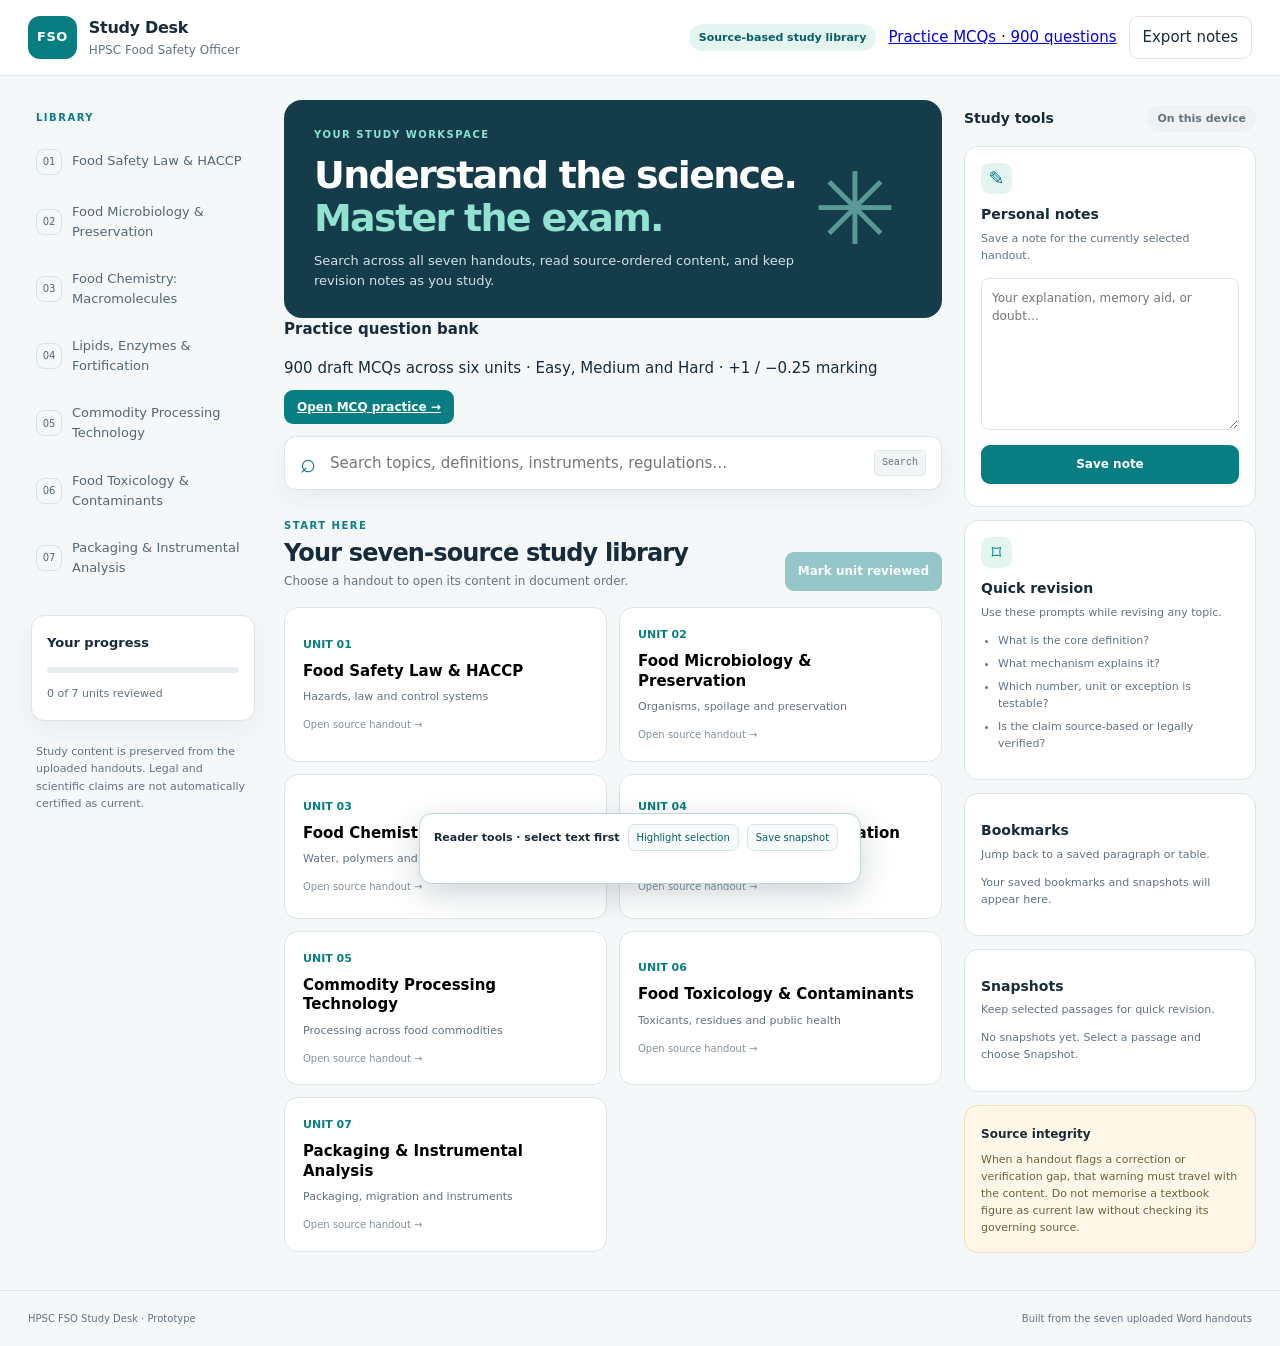
<file: index.html>
<!doctype html>
<html lang="en">
<head>
<meta charset="utf-8"><meta name="viewport" content="width=device-width,initial-scale=1">
<meta name="description" content="Source-grounded HPSC Food Safety Officer study library with searchable handouts, notes and revision tools.">
<title>FSO Study Desk | HPSC Preparation</title>
<link rel="stylesheet" href="styles.css">
</head>
<body>
<header class="topbar"><div class="brand"><div class="mark">FSO</div><div><strong>Study Desk</strong><small>HPSC Food Safety Officer</small></div></div><div class="header-meta"><span class="pill">Source-based study library</span><a class="quiet-link" href="quiz.html">Practice MCQs · 900 questions</a><button id="exportNotes" class="quiet">Export notes</button></div></header>
<div class="layout">
<aside class="sidebar"><div class="side-label">LIBRARY</div><nav id="unitNav" aria-label="Study units"></nav><div class="side-card"><strong>Your progress</strong><div class="progress-track"><span id="progressBar"></span></div><small id="progressText">0 of 7 units opened</small></div><div class="side-note">Study content is preserved from the uploaded handouts. Legal and scientific claims are not automatically certified as current.</div></aside>
<main class="main"><section class="welcome"><div><div class="eyebrow">YOUR STUDY WORKSPACE</div><h1>Understand the science.<br><span>Master the exam.</span></h1><p>Search across all seven handouts, read source-ordered content, and keep revision notes as you study.</p></div><div class="welcome-symbol">✳</div></section>
<section class="quiz-promo"><div><strong>Practice question bank</strong><p>900 draft MCQs across six units · Easy, Medium and Hard · +1 / −0.25 marking</p></div><a class="primary" href="quiz.html">Open MCQ practice →</a></section>
<div class="search-wrap"><span aria-hidden="true">⌕</span><input id="search" type="search" placeholder="Search topics, definitions, instruments, regulations…" aria-label="Search all handouts"><kbd>Search</kbd></div>
<section id="searchResults" class="search-results hidden" aria-live="polite"></section>
<div class="selection-tools" aria-label="Selected text actions"><span>Reader tools · select text first</span><button id="saveHighlight" class="mini-action">Highlight selection</button><button id="saveSnapshot" class="mini-action">Save snapshot</button><small id="selectionStatus" role="status"></small></div>
<section class="content-head"><div><div class="eyebrow" id="unitEyebrow">START HERE</div><h2 id="unitTitle">Your seven-source study library</h2><p id="unitDescription">Choose a handout to open its content in document order.</p></div><button id="markRead" class="primary" disabled>Mark unit reviewed</button></section>
<div id="content" class="content"><div class="unit-grid" id="unitCards"></div></div>
</main>
<aside class="tools-panel"><div class="tools-title"><strong>Study tools</strong><span class="pill subtle">On this device</span></div><section class="tool-card"><div class="tool-icon">✎</div><h3>Personal notes</h3><p>Save a note for the currently selected handout.</p><textarea id="notes" rows="7" placeholder="Your explanation, memory aid, or doubt…"></textarea><button id="saveNote" class="primary full">Save note</button><small id="noteStatus" role="status"></small></section><section class="tool-card"><div class="tool-icon">⌑</div><h3>Quick revision</h3><p>Use these prompts while revising any topic.</p><ul><li>What is the core definition?</li><li>What mechanism explains it?</li><li>Which number, unit or exception is testable?</li><li>Is the claim source-based or legally verified?</li></ul></section><section class="tool-card saved-tools"><h3>Bookmarks</h3><p>Jump back to a saved paragraph or table.</p><div id="savedBookmarks"></div></section><section class="tool-card saved-tools"><h3>Snapshots</h3><p>Keep selected passages for quick revision.</p><div id="savedSnapshots"></div></section><section class="source-warning"><strong>Source integrity</strong><p>When a handout flags a correction or verification gap, that warning must travel with the content. Do not memorise a textbook figure as current law without checking its governing source.</p></section></aside>
</div>
<footer><span>HPSC FSO Study Desk · Prototype</span><span>Built from the seven uploaded Word handouts</span></footer>
<script src="app.js"></script>
</body></html>
</file>
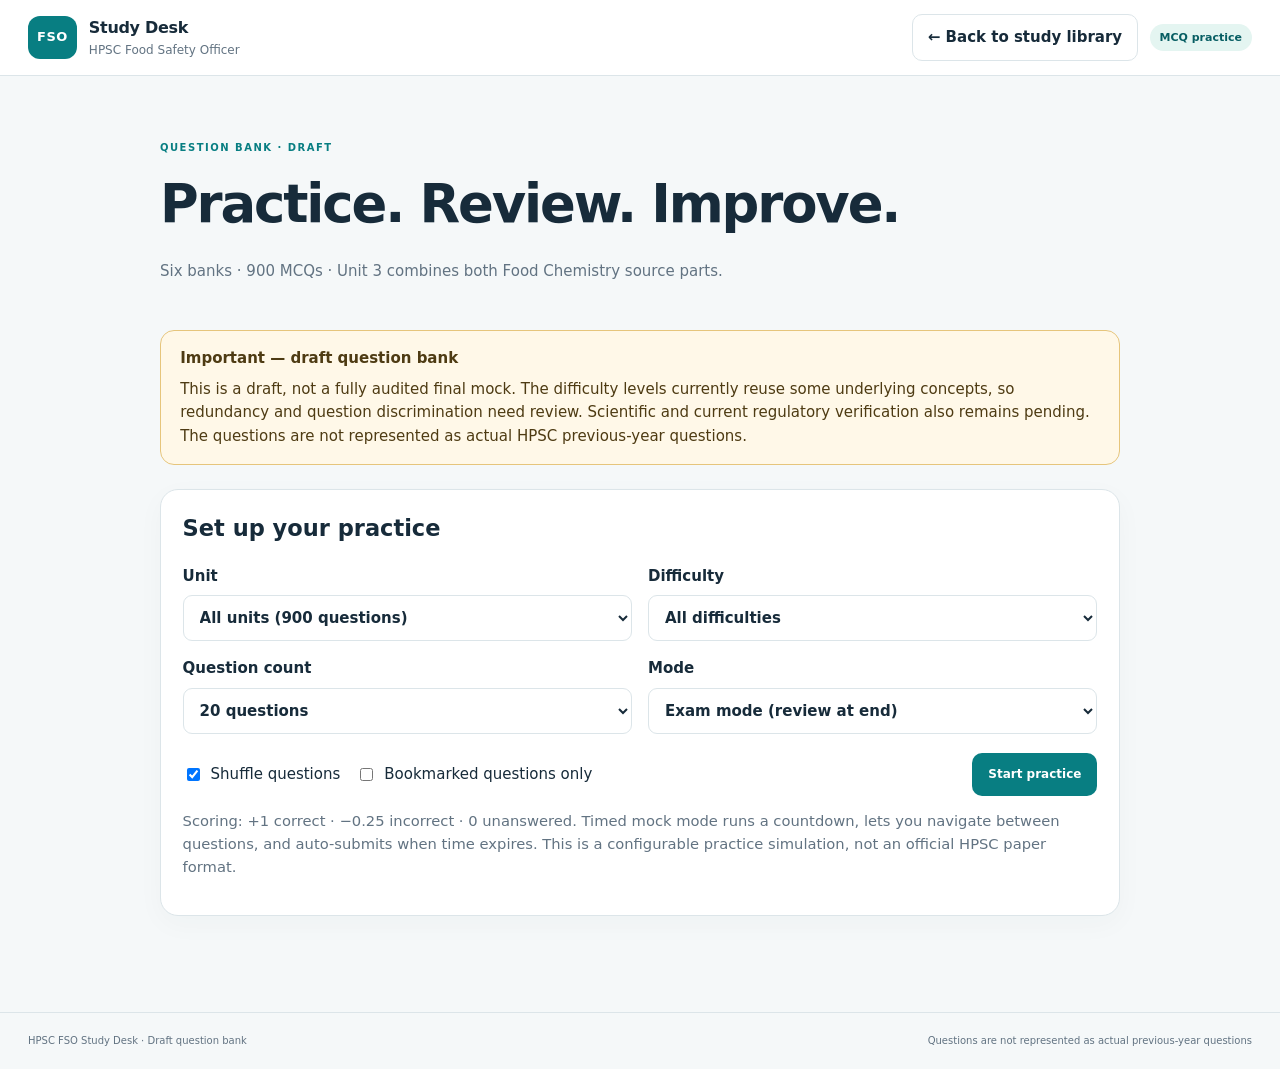
<file: quiz.html>
<!doctype html>
<html lang="en"><head><meta charset="utf-8"><meta name="viewport" content="width=device-width,initial-scale=1"><meta name="description" content="Practice the HPSC FSO draft question bank across six units."><title>MCQ Practice | HPSC FSO Study Desk</title><link rel="stylesheet" href="styles.css"><link rel="stylesheet" href="quiz.css"></head>
<body><header class="topbar"><div class="brand"><div class="mark">FSO</div><div><strong>Study Desk</strong><small>HPSC Food Safety Officer</small></div></div><div class="header-meta"><a class="quiet-link" href="index.html">← Back to study library</a><span class="pill">MCQ practice</span></div></header>
<main class="quiz-shell"><section class="quiz-hero"><div class="eyebrow">QUESTION BANK · DRAFT</div><h1>Practice. Review. Improve.</h1><p>Six banks · 900 MCQs · Unit 3 combines both Food Chemistry source parts.</p></section>
<section class="draft-warning" role="note"><strong>Important — draft question bank</strong><p id="draftDisclaimer">This is a draft, not a fully audited final mock. The difficulty levels currently reuse some underlying concepts, so redundancy and question discrimination need review. Scientific and current regulatory verification also remains pending. The questions are not represented as actual HPSC previous-year questions.</p></section>
<section class="quiz-setup" id="setup"><h2>Set up your practice</h2><div class="setup-grid"><label>Unit<select id="unitSelect"><option value="all">All units (900 questions)</option></select></label><label>Difficulty<select id="difficultySelect"><option value="all">All difficulties</option><option value="easy">Easy</option><option value="medium">Medium</option><option value="hard">Hard</option></select></label><label>Question count<select id="countSelect"><option value="20">20 questions</option><option value="50">50 questions</option><option value="100">100 questions</option><option value="all">All filtered questions</option></select></label><label>Mode<select id="modeSelect"><option value="exam">Exam mode (review at end)</option><option value="practice">Practice mode (feedback after each answer)</option><option value="mock">Timed mock simulation</option></select></label><label id="durationLabel">Time limit<select id="durationSelect"><option value="15">15 minutes</option><option value="30" selected>30 minutes</option><option value="60">60 minutes</option><option value="90">90 minutes</option><option value="120">120 minutes</option><option value="150">150 minutes</option></select></label></div><div class="setup-actions setup-actions-wrap"><div class="setup-checks"><label class="check-label"><input type="checkbox" id="shuffleCheck" checked> Shuffle questions</label><label class="check-label"><input type="checkbox" id="bookmarkedOnlyCheck"> Bookmarked questions only</label></div><button id="startQuiz" class="primary">Start practice</button></div><p class="marking-note">Scoring: +1 correct · −0.25 incorrect · 0 unanswered. Timed mock mode runs a countdown, lets you navigate between questions, and auto-submits when time expires. This is a configurable practice simulation, not an official HPSC paper format.</p></section>
<section id="quizArea" class="quiz-area hidden"><div class="quiz-status"><div><span class="eyebrow" id="quizPosition">QUESTION 1</span><h2 id="quizUnitTitle">Unit</h2><div class="timer-chip hidden" id="timerChip" role="timer" aria-live="off"><span>Time remaining</span><strong id="timeRemaining">30:00</strong></div></div><div class="score-chip"><span>Current score</span><strong id="currentScore">0</strong><small id="mockModeLabel"></small></div></div><div class="quiz-progress"><span id="quizProgressBar"></span></div><div class="question-card"><div class="question-meta"><span id="questionDifficulty" class="difficulty-pill">Easy</span><span id="questionTopic"></span><span id="questionId"></span></div><div class="question-actions"><button id="bookmarkQuestion" class="quiet" type="button" aria-pressed="false">☆ Bookmark question</button><span id="bookmarkStatus" role="status"></span></div><h3 id="questionText"></h3><div id="optionsList" class="options-list"></div><div id="feedbackBox" class="feedback-box hidden" aria-live="polite"></div><div class="question-controls"><button id="prevQuestion" class="quiet" disabled>← Previous</button><span id="answeredCount">0 answered</span><button id="nextQuestion" class="primary">Next →</button></div></div><nav class="question-navigator" aria-label="Question navigation"><div class="navigator-head"><strong>Question navigator</strong><small>Filled = answered · ★ = bookmarked</small></div><div id="questionGrid" class="question-grid"></div></nav><div class="quiz-footer-actions"><button id="finishQuiz" class="quiet">Submit test and score</button><button id="quitQuiz" class="quiet">Exit to setup</button></div></section>
<section id="resultsArea" class="results-area hidden"><div class="eyebrow">SESSION COMPLETE</div><h2>Your result</h2><p id="resultModeNote" class="marking-note"></p><div class="result-grid"><div><span>Score</span><strong id="finalScore">0</strong></div><div><span>Correct</span><strong id="finalCorrect">0</strong></div><div><span>Incorrect</span><strong id="finalIncorrect">0</strong></div><div><span>Unanswered</span><strong id="finalUnanswered">0</strong></div><div><span>Accuracy</span><strong id="finalAccuracy">0%</strong></div></div><div class="results-actions"><button id="reviewAnswers" class="primary">Review answers</button><button id="newQuiz" class="quiet">New practice</button></div><div id="reviewList" class="review-list hidden"></div></section>
</main><footer><span>HPSC FSO Study Desk · Draft question bank</span><span>Questions are not represented as actual previous-year questions</span></footer><script src="quiz.js"></script></body></html>
</file>
<file: styles.css>
:root{--ink:#172b3a;--muted:#627382;--line:#dce5e9;--paper:#f5f8f9;--white:#fff;--teal:#087e82;--teal-dark:#075e63;--mint:#e4f5f1;--gold:#f0b54b;--shadow:0 8px 24px rgba(19,45,61,.06)}*{box-sizing:border-box}body{margin:0;background:var(--paper);color:var(--ink);font:15px/1.55 Inter,ui-sans-serif,system-ui,-apple-system,"Segoe UI",sans-serif}button,input,textarea{font:inherit}.topbar{height:76px;background:#fff;border-bottom:1px solid var(--line);display:flex;align-items:center;justify-content:space-between;padding:0 28px;position:sticky;top:0;z-index:5}.brand{display:flex;align-items:center;gap:12px}.brand strong{display:block;font-size:16px;letter-spacing:-.02em}.brand small{display:block;color:var(--muted);font-size:12px}.mark{background:var(--teal);color:white;font-weight:800;letter-spacing:.04em;border-radius:12px;padding:11px 9px;font-size:13px}.header-meta{display:flex;align-items:center;gap:12px}.pill{display:inline-block;border-radius:99px;padding:5px 10px;background:var(--mint);color:var(--teal-dark);font-size:11px;font-weight:700}.pill.subtle{background:#eef2f4;color:#647581}.quiet{background:transparent;border:1px solid var(--line);border-radius:9px;padding:9px 13px;color:var(--ink);cursor:pointer}.layout{display:grid;grid-template-columns:238px minmax(360px,1fr) 292px;gap:22px;max-width:1600px;margin:auto;padding:24px}.sidebar,.tools-panel{min-width:0}.sidebar{padding:10px 0}.side-label,.eyebrow{font-size:10px;letter-spacing:.15em;font-weight:800;color:var(--teal);text-transform:uppercase}.side-label{padding:0 12px 12px}#unitNav{display:grid;gap:5px}.nav-item{display:flex;align-items:center;gap:10px;text-align:left;border:0;background:transparent;color:#536775;padding:11px 12px;border-radius:10px;cursor:pointer;font-size:13px;width:100%}.nav-item:hover,.nav-item.active{background:#e6f3f1;color:var(--teal-dark);font-weight:700}.nav-num{width:26px;height:26px;border:1px solid #d7e2e4;border-radius:8px;display:grid;place-items:center;font-size:10px;flex-shrink:0}.nav-item.active .nav-num{background:var(--teal);border-color:var(--teal);color:white}.side-card{margin:26px 7px 14px;background:#fff;border:1px solid var(--line);border-radius:13px;padding:15px;box-shadow:var(--shadow)}.side-card strong{font-size:13px}.progress-track{height:6px;background:#e8eef0;border-radius:10px;margin:13px 0 8px;overflow:hidden}.progress-track span{height:100%;width:0;background:var(--teal);display:block;transition:width .2s}.side-card small,.side-note{color:var(--muted);font-size:11px}.side-note{padding:8px 12px;line-height:1.6}.main{min-width:0}.welcome{background:#153c4a;color:white;border-radius:18px;padding:27px 30px;min-height:205px;display:flex;align-items:center;justify-content:space-between;position:relative;overflow:hidden}.welcome .eyebrow{color:#8be0d0}.welcome h1{font-size:clamp(25px,3vw,38px);line-height:1.14;letter-spacing:-.045em;margin:11px 0}.welcome h1 span{color:#91e2d0}.welcome p{max-width:480px;color:#d3e2e7;font-size:13px;margin:0}.welcome-symbol{font-size:100px;color:#7bcdbf;opacity:.65;padding:0 15px}.search-wrap{display:flex;align-items:center;gap:12px;margin:18px 0 28px;background:white;border:1px solid var(--line);border-radius:12px;padding:0 15px;height:54px;box-shadow:var(--shadow)}.search-wrap>span{font-size:27px;color:var(--teal)}.search-wrap input{border:0;outline:0;flex:1;min-width:0;color:var(--ink)}kbd{font-size:10px;background:#f1f5f6;border:1px solid #e1e8ea;border-radius:5px;padding:4px 7px;color:var(--muted)}.content-head{display:flex;align-items:flex-end;justify-content:space-between;gap:16px;margin-bottom:16px}.content-head h2{font-size:24px;line-height:1.2;letter-spacing:-.035em;margin:5px 0}.content-head p{color:var(--muted);font-size:12px;margin:5px 0 0}.primary{background:var(--teal);border:0;border-radius:9px;padding:10px 13px;color:#fff;font-weight:700;font-size:12px;cursor:pointer;white-space:nowrap}.primary:hover{background:var(--teal-dark)}.primary:disabled{opacity:.4;cursor:not-allowed}.full{width:100%}.unit-grid{display:grid;grid-template-columns:repeat(2,minmax(0,1fr));gap:12px}.unit-card{background:white;border:1px solid var(--line);border-radius:14px;padding:18px;text-align:left;cursor:pointer;transition:transform .15s,border-color .15s;min-height:145px}.unit-card:hover{transform:translateY(-2px);border-color:#8ec9c2}.unit-card .num{font-size:11px;color:var(--teal);font-weight:800}.unit-card h3{font-size:15px;margin:9px 0 7px;line-height:1.3}.unit-card p{font-size:11px;color:var(--muted);margin:0}.unit-card .meta{font-size:10px;color:#82919b;margin-top:12px}.content-block{background:white;border:1px solid var(--line);border-radius:12px;margin:0 0 10px;padding:16px 18px;overflow-wrap:anywhere}.content-block.heading{border-left:3px solid var(--teal);padding-top:11px;padding-bottom:11px}.content-block h3{margin:0;font-size:18px;line-height:1.35}.content-block p{margin:0;white-space:pre-wrap}.content-block p+p{margin-top:10px}.content-block table{width:100%;border-collapse:collapse;font-size:12px;display:block;overflow-x:auto}.content-block td,.content-block th{border:1px solid var(--line);padding:8px;vertical-align:top;min-width:90px}.content-block tr:first-child td{background:#eef7f5;font-weight:700}.content-block mark{background:#fff0b9;padding:1px 2px}.search-results{background:#fff;border:1px solid var(--line);border-radius:12px;padding:14px;margin:-16px 0 24px;max-height:360px;overflow:auto}.result{display:block;width:100%;text-align:left;border:0;border-bottom:1px solid #edf1f2;padding:11px 5px;background:white;cursor:pointer}.result strong{display:block;font-size:12px;color:var(--teal-dark)}.result span{display:block;color:var(--muted);font-size:11px;margin-top:3px}.hidden{display:none!important}.tools-panel{padding-top:5px}.tools-title{display:flex;align-items:center;justify-content:space-between;margin:0 0 14px}.tools-title strong{font-size:14px}.tool-card,.source-warning{background:white;border:1px solid var(--line);border-radius:14px;padding:16px;margin-bottom:13px}.tool-icon{width:31px;height:31px;border-radius:9px;background:var(--mint);color:var(--teal);display:grid;place-items:center;font-size:19px}.tool-card h3{font-size:14px;margin:10px 0 4px}.tool-card p,.source-warning p{font-size:11px;color:var(--muted);margin:0 0 11px}.tool-card textarea{width:100%;border:1px solid var(--line);border-radius:8px;resize:vertical;padding:10px;font-size:12px;outline-color:var(--teal);margin:3px 0 8px}.tool-card ul{padding-left:17px;color:var(--muted);font-size:11px}.tool-card li{margin:6px 0}.tool-card small{display:block;color:var(--teal-dark);font-size:10px;margin-top:6px}.source-warning{background:#fff8e9;border-color:#f0dfb8}.source-warning strong{font-size:12px}.source-warning p{margin:6px 0 0;color:#715e38}footer{display:flex;justify-content:space-between;gap:12px;border-top:1px solid var(--line);padding:20px 28px;color:var(--muted);font-size:10px}@media(max-width:1150px){.layout{grid-template-columns:205px minmax(0,1fr);}.tools-panel{grid-column:2;display:grid;grid-template-columns:repeat(2,minmax(0,1fr));gap:12px}.tools-title{grid-column:1/-1;margin-bottom:0}.source-warning{grid-column:1/-1}.sidebar{grid-row:1/3}.tool-card{margin:0}}@media(max-width:760px){.topbar{height:65px;padding:0 14px}.header-meta .pill{display:none}.layout{display:flex;flex-direction:column;padding:14px;gap:15px}.sidebar{order:0;padding:0}.side-label{padding-left:0}.sidebar #unitNav{display:flex;overflow-x:auto;padding-bottom:4px}.nav-item{width:auto;flex-shrink:0;padding:7px 9px}.nav-item span:last-child{display:none}.side-card,.side-note{display:none}.main{order:1}.tools-panel{order:2;display:block}.tool-card,.source-warning{margin-bottom:10px}.welcome{padding:22px;min-height:180px}.welcome-symbol{font-size:62px;padding:0}.welcome h1{font-size:29px}.content-head{align-items:flex-start;flex-direction:column}.unit-grid{grid-template-columns:1fr}.unit-card{min-height:0}.content-block{padding:13px}.content-block h3{font-size:16px}footer{padding:16px;flex-direction:column}.header-meta .quiet{font-size:11px;padding:7px}}

/* Reader quality pass: semantic hierarchy, source callouts and usable mobile tables */
.selection-tools{position:fixed;left:50%;bottom:16px;transform:translateX(-50%);z-index:30;display:flex;align-items:center;gap:8px;flex-wrap:wrap;background:#fff;border:1px solid #b8d8d5;border-radius:13px;padding:10px 14px;margin:0;width:max-content;max-width:calc(100vw - 28px);font-size:11px;color:var(--muted);box-shadow:0 10px 32px rgba(19,45,61,.2)}.selection-tools small{flex-basis:100%;color:var(--teal-dark);min-height:14px}.selection-tools>span{font-weight:700;color:var(--ink)}.mini-action{border:1px solid #d5e3e5;background:#f8fbfb;color:var(--teal-dark);border-radius:7px;padding:5px 8px;font-size:10px;cursor:pointer;white-space:nowrap}.mini-action:hover,.mini-action.is-saved{background:var(--mint);border-color:#a8d7d0}.content-block{position:relative}.block-actions{display:flex;justify-content:flex-end;margin:-5px 0 7px;min-height:20px}.content-block h2,.content-block h3,.content-block h4,.content-block h5,.content-block h6{margin:0;line-height:1.35;overflow-wrap:anywhere}.content-block.document-title{background:#eaf6f3;border-color:#c8e6df}.content-block.document-title h2{font-size:22px;color:#155b5d}.content-block.level-1{background:#f3faf8;border-left-width:4px;margin-top:22px}.content-block.level-1 h3{font-size:22px;color:#174c55}.content-block.level-2{border-left:3px solid #80c4b9;margin-top:14px}.content-block.level-2 h4{font-size:18px}.content-block.level-3 h5,.content-block.level-4 h6{font-size:15px}.content-block.level-4,.content-block.level-5,.content-block.level-6{background:#fbfcfc}.content-block.code-block{background:#f0f4f6;border-color:#d5e0e5}.content-block pre{white-space:pre-wrap;overflow-wrap:anywhere;margin:0;font:12px/1.65 ui-monospace,SFMono-Regular,Consolas,monospace;color:#294653}.content-block.list-block{padding-top:10px;padding-bottom:10px;border-left:2px solid #e3eeef}.content-block .list-text{padding-left:15px;position:relative}.content-block .list-text:before{content:""}.content-block.exam-trap{background:#fff8f6;border-color:#f0cbc3;border-left:4px solid #c54f42}.content-block.exam-trap p{white-space:pre-wrap}.content-block.exam-trap p:first-letter{font-weight:inherit}.table-block{padding:12px}.table-scroll{max-width:100%;overflow-x:auto;overscroll-behavior-inline:contain}.content-block table{display:table;width:max-content;min-width:100%;max-width:none;font-size:12px}.content-block th{background:#e8f4f2;font-weight:750;text-align:left}.content-block td,.content-block th{min-width:105px;max-width:380px;overflow-wrap:anywhere}.focus-block{outline:2px solid var(--teal);outline-offset:2px}.saved-tools{min-width:0}.saved-item{display:flex;align-items:flex-start;gap:5px;border-top:1px solid #edf1f2;padding:8px 0}.saved-link{min-width:0;flex:1;border:0;background:transparent;text-align:left;cursor:pointer;padding:0}.saved-link strong,.saved-link span{display:block}.saved-link strong{font-size:10px;color:var(--teal-dark)}.saved-link span{font-size:10px;color:var(--muted);margin-top:3px}.remove-saved{border:0;background:transparent;color:#7b8c96;cursor:pointer}.empty-saved{font-size:10px;color:var(--muted);margin:6px 0}.snapshot-item{padding:9px 0;border-top:1px solid #edf1f2}.snapshot-item strong{font-size:10px;color:var(--teal-dark)}.snapshot-item p{font-size:11px;white-space:pre-wrap;overflow-wrap:anywhere;margin:5px 0 7px;color:var(--ink)}mark{background:#ffe59a;color:inherit;padding:1px 2px;border-radius:2px}.content-block:focus-within{scroll-margin-top:90px}
@media(max-width:760px){.selection-tools{bottom:10px;gap:6px;padding:9px 10px;border-radius:12px}.selection-tools>span{flex-basis:100%}.block-actions{margin-bottom:5px}.content-block table{font-size:11px}.content-block td,.content-block th{min-width:125px;max-width:240px}.content-block.document-title h2{font-size:18px}.content-block.level-1 h3{font-size:19px}.content-block.level-2 h4{font-size:16px}}
/* Correct semantic heading selectors (Word Heading 1 is rendered as h2, Heading 2 as h3, etc.) */
.content-block.level-1 h2{font-size:22px;color:#174c55}.content-block.level-2 h3{font-size:18px}.content-block.level-3 h4{font-size:15px}.content-block.level-4 h5,.content-block.level-5 h6{font-size:14px}


/* Document-first reader redesign: continuous reading flow, fewer visual containers. */
#content:not(:has(.unit-grid)){background:var(--paper,#fff);border:1px solid var(--line);border-radius:14px;padding:clamp(18px,3vw,34px);}
#content:not(:has(.unit-grid)) .content-block{background:transparent;border:0;border-radius:0;box-shadow:none;padding:5px 0;margin:0 0 12px;}
#content:not(:has(.unit-grid)) .content-block p{font-size:14px;line-height:1.78;color:#273a43;}
#content:not(:has(.unit-grid)) .content-block.heading{padding:0;margin:28px 0 12px;border:0;border-bottom:1px solid #dfe9e9;padding-bottom:9px;background:transparent;}
#content:not(:has(.unit-grid)) .content-block.level-1{border-left:0;border-bottom:2px solid #8bc8be;background:transparent;padding:0 0 10px;margin-top:32px;}
#content:not(:has(.unit-grid)) .content-block.level-1 h2{font-size:25px;line-height:1.25;color:#174c55;}
#content:not(:has(.unit-grid)) .content-block.level-2{border-left:0;background:transparent;padding:0 0 0 0;margin-top:23px;}
#content:not(:has(.unit-grid)) .content-block.level-2 h3{font-size:19px;color:#17666a;}
#content:not(:has(.unit-grid)) .content-block.level-3 h4{font-size:16px;color:#284b56;}
#content:not(:has(.unit-grid)) .content-block.document-title{background:transparent;border:0;border-bottom:1px solid var(--line);padding:0 0 16px;margin-bottom:22px;}
#content:not(:has(.unit-grid)) .content-block.document-title h2{font-size:27px;line-height:1.2;}
#content:not(:has(.unit-grid)) .content-block.exam-trap{background:#fff8f6;border-left:4px solid #c54f42;border-radius:0 8px 8px 0;padding:13px 16px;margin:16px 0;}
#content:not(:has(.unit-grid)) .content-block.code-block{background:#f3f6f7;border-radius:8px;padding:14px 16px;margin:14px 0;}
#content:not(:has(.unit-grid)) .content-block.list-block{border:0;padding:2px 0 2px 16px;margin-bottom:5px;}
#content:not(:has(.unit-grid)) .content-block.list-block p:before{content:'•';color:var(--teal);font-weight:800;display:inline-block;width:16px;margin-left:-16px;}
#content:not(:has(.unit-grid)) .block-actions{display:none;position:absolute;right:0;top:0;margin:0;z-index:2;}
#content:not(:has(.unit-grid)) .content-block:hover .block-actions,#content:not(:has(.unit-grid)) .content-block:focus-within .block-actions{display:flex;}
#content:not(:has(.unit-grid)) .table-block{border:1px solid var(--line);border-radius:9px;padding:10px;margin:15px 0 20px;background:#fff;}
#content:not(:has(.unit-grid)) .content-block table{font-size:13px;line-height:1.5;}
.math-display{display:block;max-width:100%;overflow-x:auto;white-space:normal;margin:12px 0;padding:12px 16px;background:#f3f7f8;border-left:3px solid #80bfb5;border-radius:0 7px 7px 0;font-family:Cambria,Georgia,serif;font-size:16px;line-height:1.65;color:#173f4c;}
.math-inline{font-family:Cambria,Georgia,serif;font-size:1.03em;color:#173f4c;background:#f5f8f8;padding:0 3px;border-radius:3px;}
#content .math-display + p{margin-top:7px;}
@media(max-width:760px){#content:not(:has(.unit-grid)){padding:15px 14px;}#content:not(:has(.unit-grid)) .content-block p{font-size:14px;line-height:1.72;}#content:not(:has(.unit-grid)) .content-block.document-title h2{font-size:22px;}#content:not(:has(.unit-grid)) .content-block.level-1 h2{font-size:21px;}.math-display{font-size:14px;padding:10px;}}
</file>
<file: quiz.css>
.quiet-link{display:inline-flex;align-items:center;text-decoration:none;color:var(--ink,#16333a);font-weight:700;padding:.65rem .9rem;border:1px solid var(--line,#d8e2e3);border-radius:10px;background:transparent}.quiz-promo{margin:1.2rem 0;padding:1.1rem 1.25rem;border:1px solid var(--line,#d8e2e3);border-radius:16px;display:flex;align-items:center;justify-content:space-between;gap:1rem;background:var(--surface,#fff)}.quiz-promo p{margin:.35rem 0 0;color:var(--muted,#5d7074)}.quiz-promo .primary,.setup-actions .primary,.question-controls .primary,.results-actions .primary{display:inline-flex;align-items:center;justify-content:center;text-decoration:none;border:0;border-radius:10px;padding:.75rem 1rem;font-weight:700;cursor:pointer;background:var(--accent,#087e82);color:white}.quiz-shell{max-width:1000px;margin:2rem auto;padding:0 1.25rem 3rem}.quiz-hero{padding:2rem 0 1rem}.quiz-hero h1{font-size:clamp(2rem,5vw,3.3rem);letter-spacing:-.04em;margin:.45rem 0}.quiz-hero p{color:var(--muted,#5d7074)}.draft-warning{border:1px solid #e6c57c;background:#fff8e8;border-radius:14px;padding:1rem 1.2rem;margin:1rem 0 1.5rem;color:#4e3b13}.draft-warning p{margin:.5rem 0 0;line-height:1.55}.quiz-setup,.question-card,.results-area{background:var(--surface,#fff);border:1px solid var(--line,#d8e2e3);border-radius:18px;padding:1.35rem;margin:1rem 0;box-shadow:0 8px 28px #173b4008}.quiz-setup h2,.results-area h2{margin-top:0}.setup-grid{display:grid;grid-template-columns:repeat(2,minmax(0,1fr));gap:1rem}.setup-grid label{display:flex;flex-direction:column;gap:.45rem;font-weight:650}.setup-grid select{padding:.75rem;border:1px solid var(--line,#d8e2e3);border-radius:9px;background:var(--surface,#fff);color:inherit;font:inherit}.setup-actions{display:flex;justify-content:space-between;align-items:center;gap:1rem;margin-top:1.2rem}.check-label{display:flex;align-items:center;gap:.5rem}.marking-note{color:var(--muted,#5d7074);font-size:.92rem}.hidden{display:none!important}.quiz-status{display:flex;justify-content:space-between;align-items:center;gap:1rem;margin:1.2rem 0}.quiz-status h2{margin:.25rem 0}.score-chip{border:1px solid var(--line,#d8e2e3);padding:.6rem .9rem;border-radius:12px;display:flex;flex-direction:column;min-width:100px}.score-chip span,.result-grid span{font-size:.82rem;color:var(--muted,#5d7074)}.score-chip strong{font-size:1.3rem}.quiz-progress{height:7px;background:#e6eeee;border-radius:99px;overflow:hidden}.quiz-progress span{height:100%;display:block;width:0;background:var(--accent,#087e82);transition:width .2s}.question-meta{display:flex;gap:.55rem;align-items:center;flex-wrap:wrap;font-size:.85rem;color:var(--muted,#5d7074)}.difficulty-pill{border-radius:99px;padding:.28rem .65rem;background:#e9f5f3;color:#145e60;font-weight:700;text-transform:capitalize}.question-card h3{font-size:1.25rem;line-height:1.55;margin:1.1rem 0}.options-list{display:grid;gap:.65rem}.option-button{display:flex;align-items:flex-start;gap:.8rem;text-align:left;width:100%;padding:1rem;border:1px solid var(--line,#d8e2e3);border-radius:12px;background:var(--surface,#fff);color:inherit;font:inherit;cursor:pointer;line-height:1.45}.option-button:hover:not(:disabled){border-color:var(--accent,#087e82)}.option-letter{display:inline-grid;place-items:center;min-width:1.8rem;height:1.8rem;border-radius:8px;background:#eef3f3;font-weight:800}.option-button.selected{border-color:var(--accent,#087e82);background:#effafa}.option-button.correct{border-color:#2c875c;background:#effaf3}.option-button.incorrect{border-color:#c25b5b;background:#fff3f2}.option-button:disabled{cursor:default}.feedback-box{margin-top:1rem;padding:1rem;border-radius:12px;background:#f2f7f7;line-height:1.55}.feedback-box strong{display:block;margin-bottom:.35rem}.question-controls{display:flex;justify-content:space-between;align-items:center;gap:.75rem;margin-top:1.3rem;padding-top:1rem;border-top:1px solid var(--line,#d8e2e3)}.question-controls button,.quiz-footer-actions button,.results-actions button{padding:.7rem .95rem;border-radius:9px;font:inherit;font-weight:700;cursor:pointer}.question-controls .quiet,.quiz-footer-actions .quiet,.results-actions .quiet{background:transparent;border:1px solid var(--line,#d8e2e3);color:inherit}.question-controls .primary{border:0}.quiz-footer-actions{display:flex;justify-content:flex-end;gap:.75rem}.results-area{padding:1.6rem}.result-grid{display:grid;grid-template-columns:repeat(5,minmax(0,1fr));gap:.75rem;margin:1.2rem 0}.result-grid>div{display:flex;flex-direction:column;gap:.4rem;border:1px solid var(--line,#d8e2e3);border-radius:12px;padding:.9rem}.result-grid strong{font-size:1.5rem}.results-actions{display:flex;gap:.75rem;flex-wrap:wrap}.review-list{margin-top:1.5rem;display:grid;gap:.8rem}.review-item{padding:1rem;border:1px solid var(--line,#d8e2e3);border-radius:12px}.review-item h3{font-size:1rem;line-height:1.5}.review-item p{line-height:1.5}.review-item .review-status{font-size:.82rem;font-weight:800}.review-item .right{color:#23744c}.review-item .wrong{color:#a43d3d}.review-item .missed{color:#6a5a1c}@media(max-width:700px){.quiz-promo{align-items:flex-start;flex-direction:column}.setup-grid{grid-template-columns:1fr}.setup-actions{align-items:flex-start;flex-direction:column}.quiz-status{align-items:flex-start}.result-grid{grid-template-columns:repeat(2,minmax(0,1fr))}.question-controls{flex-wrap:wrap}.question-controls #answeredCount{order:3;width:100%;text-align:center}.quiz-shell{padding:0 .8rem 2rem}.question-card{padding:1rem}}

/* Bookmark, navigator and timed mock controls */
.setup-actions-wrap{flex-wrap:wrap}.setup-checks{display:flex;gap:1rem;flex-wrap:wrap}.question-actions{display:flex;align-items:center;gap:.75rem;flex-wrap:wrap;margin:.7rem 0}.question-actions button,.review-bookmark{padding:.55rem .8rem;border:1px solid var(--line,#d8e2e3);border-radius:9px;background:transparent;color:inherit;font:inherit;font-weight:700;cursor:pointer}.question-actions button[aria-pressed="true"]{background:#fff5d9;border-color:#d4aa45;color:#73520c}#bookmarkStatus{font-size:.82rem;color:var(--muted,#5d7074)}.question-navigator{margin:1rem 0;padding:1rem;border:1px solid var(--line,#d8e2e3);border-radius:14px;background:var(--surface,#fff)}.navigator-head{display:flex;justify-content:space-between;gap:.75rem;align-items:center;margin-bottom:.75rem}.navigator-head small{color:var(--muted,#5d7074)}.question-grid{display:grid;grid-template-columns:repeat(auto-fill,minmax(42px,1fr));gap:.45rem}.question-jump{min-height:38px;border:1px solid var(--line,#d8e2e3);border-radius:8px;background:transparent;color:inherit;font:inherit;font-size:.85rem;cursor:pointer}.question-jump.current{outline:2px solid var(--accent,#087e82);outline-offset:1px}.question-jump.answered{background:#e6f6ed;border-color:#73b894}.question-jump.bookmarked{border-color:#d4aa45;font-weight:800}.timer-chip{display:inline-flex;flex-direction:column;gap:.1rem;border:1px solid var(--line,#d8e2e3);border-radius:10px;padding:.45rem .7rem;margin-top:.45rem}.timer-chip span{font-size:.72rem;color:var(--muted,#5d7074)}.timer-chip strong{font-size:1.25rem;font-variant-numeric:tabular-nums}.timer-chip.timer-warning{border-color:#c25b5b;background:#fff3f2;color:#8b2424}.timer-chip.timer-warning span{color:inherit}
@media(max-width:700px){.setup-checks{flex-direction:column;gap:.65rem}.navigator-head{align-items:flex-start;flex-direction:column}.question-grid{grid-template-columns:repeat(auto-fill,minmax(36px,1fr))}}
</file>
